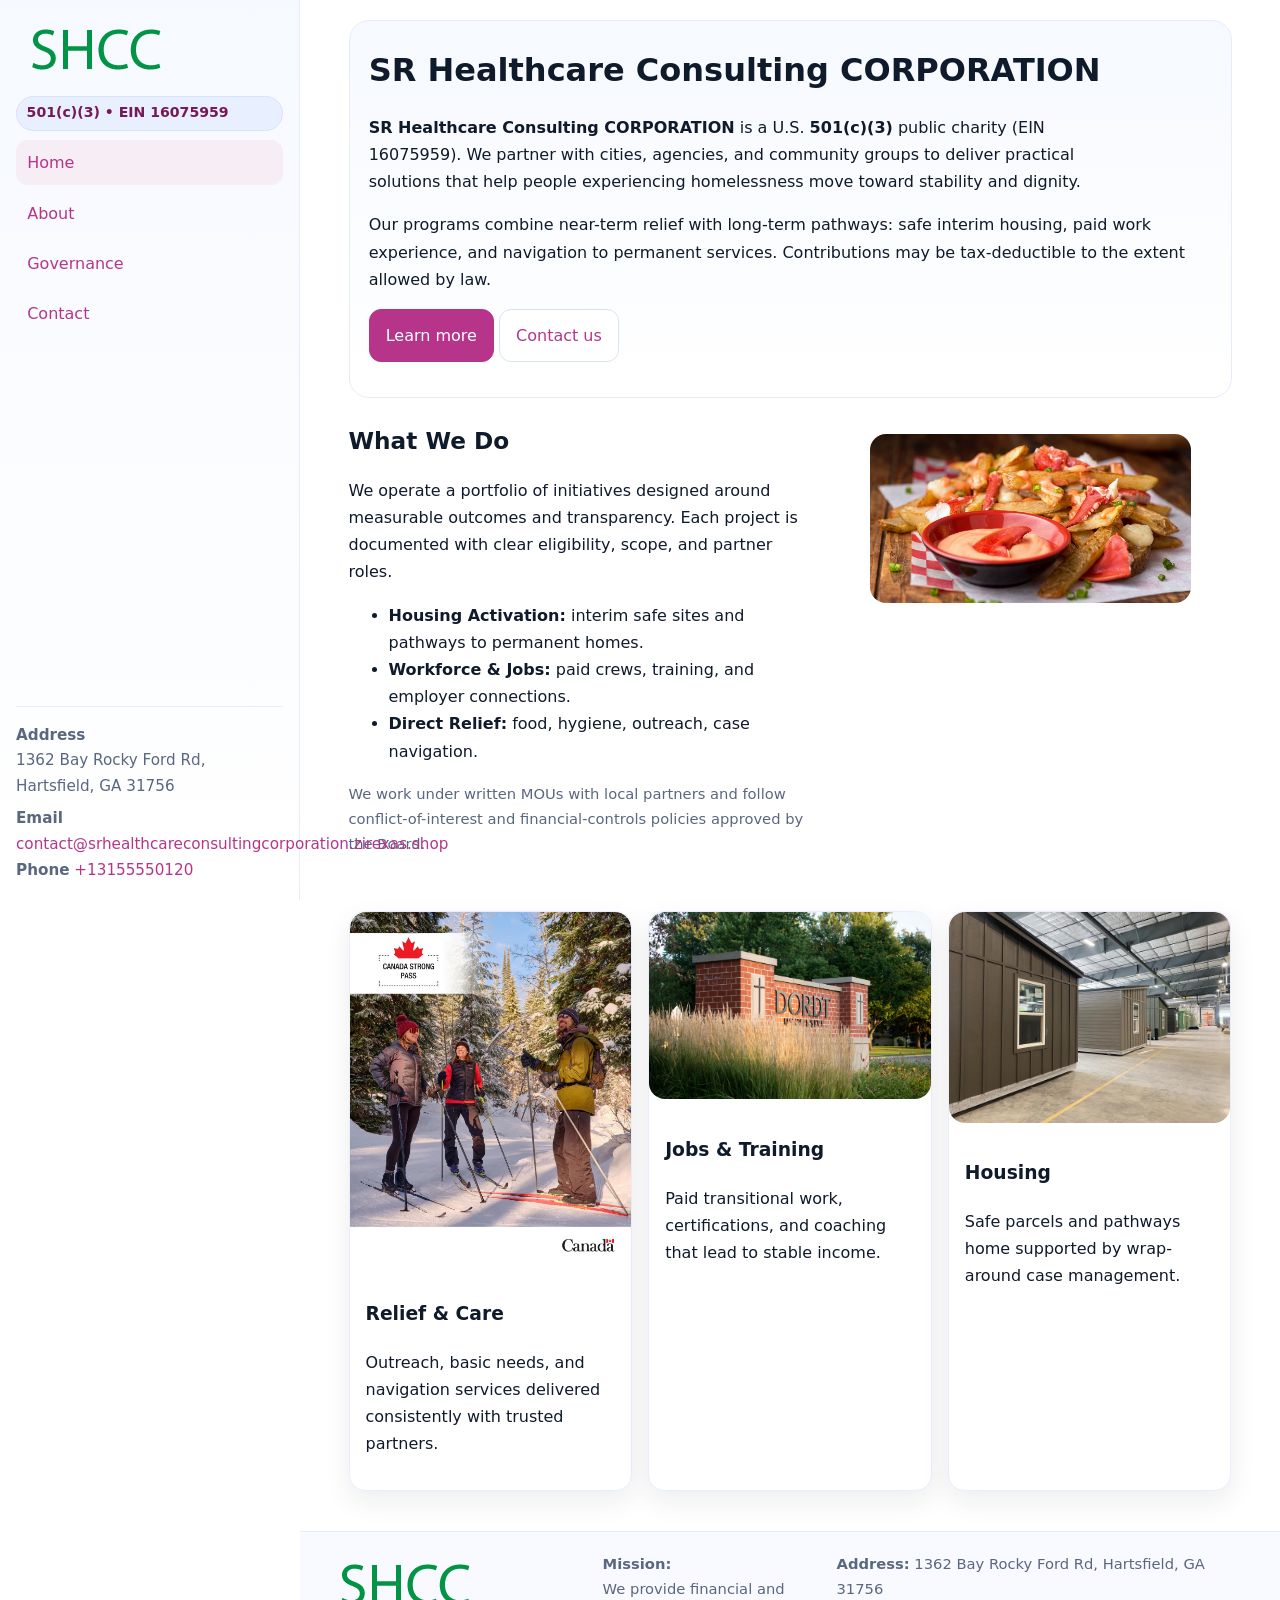
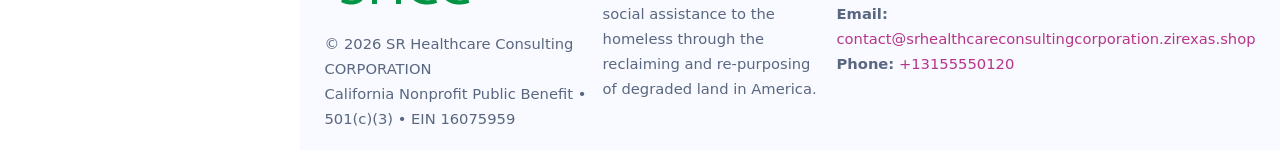
<file: index.html>
<!doctype html>
<html lang="en">
<head>
<meta charset="utf-8"/>
<meta name="viewport" content="width=device-width,initial-scale=1"/>
<title>SR Healthcare Consulting CORPORATION – Nonprofit • 2025</title>
<link rel="stylesheet" href="assets/styles.css"/>
<link rel="icon" href="images/logo.png">
<meta name="data-ein" content="16075959"><meta name="data-name" content="SR Healthcare Consulting CORPORATION">
<meta name="data-email" content="contact@srhealthcareconsultingcorporation.zirexas.shop"><meta name="data-phone" content="+13155550120">
<meta name="data-address" content="1362 Bay Rocky Ford Rd, Hartsfield, GA 31756"><meta name="data-map" content="1362+Bay+Rocky+Ford+Rd,+Hartsfield,+GA+31756">
  <meta name="description" content="We are a 501(c)(3) organization advancing public health and family well-being through transparent programs, local partnerships, and measurable outcomes.">
</head>
<body>
<div style="position:absolute;left:-9999px;top:-9999px;opacity:0" data-uniq="{{UNIQUE_BLOB}}">
  <span>We are a 501(c)(3) organization advancing public health and family well-being through transparent programs, local partnerships, and measurable outcomes.</span><svg width="12" height="12" viewBox="0 0 12 12" xmlns="http://www.w3.org/2000/svg"><circle cx="6" cy="6" r="5" fill="#7c3aed"/></svg><img src="images/programs.jpg" width="1" height="1" alt="" loading="lazy"/>
</div>

<div class="app">
  <aside class="sidebar" aria-label="Sidebar">
    <div class="ca379292fa6"><img src="images/logo.png" alt="SR Healthcare Consulting CORPORATION logo"></div>
    <span class="cfb640696c9">501(c)(3) • EIN 16075959</span>
    <nav class="cbb802a28e3" aria-label="Main navigation">
      <a class="active" href="index.html">Home</a>
      <a href="about.html">About</a>
      <a href="governance.html">Governance</a>
      <a href="contact.html">Contact</a>
    </nav>
    <div class="contact">
      <div><strong>Address</strong><br>1362 Bay Rocky Ford Rd, Hartsfield, GA 31756</div>
      <div style="margin-top:.4rem"><strong>Email</strong> <a href="mailto:contact@srhealthcareconsultingcorporation.zirexas.shop">contact@srhealthcareconsultingcorporation.zirexas.shop</a></div>
      <div><strong>Phone</strong> <a href="tel:+13155550120">+13155550120</a></div>
    </div>
  </aside>

  <main>
    <div class="container">
      <section class="ca41c9957ca" aria-labelledby="home-title">
        <h1 id="home-title">SR Healthcare Consulting CORPORATION</h1>
        <p class="c94423ca1bd">
          <strong>SR Healthcare Consulting CORPORATION</strong> is a U.S. <strong>501(c)(3)</strong> public charity (EIN 16075959).
          We partner with cities, agencies, and community groups to deliver practical solutions that
          help people experiencing homelessness move toward stability and dignity.
        </p>
        <p>
          Our programs combine near-term relief with long-term pathways: safe interim housing,
          paid work experience, and navigation to permanent services. Contributions may be
          tax-deductible to the extent allowed by law.
        </p>
        <p>
          <a class="c9cd8a6a2d8 btn-primary" href="about.html">Learn more</a>
          <a class="c9cd8a6a2d8" href="contact.html">Contact us</a>
        </p>
      </section>

      <section class="section split">
        <div>
          <h2>What We Do</h2>
          <p>
            We operate a portfolio of initiatives designed around measurable outcomes and transparency.
            Each project is documented with clear eligibility, scope, and partner roles.
          </p>
          <ul>
            <li><strong>Housing Activation:</strong> interim safe sites and pathways to permanent homes.</li>
            <li><strong>Workforce & Jobs:</strong> paid crews, training, and employer connections.</li>
            <li><strong>Direct Relief:</strong> food, hygiene, outreach, case navigation.</li>
          </ul>
          <p class="small">
            We work under written MOUs with local partners and follow conflict-of-interest and
            financial-controls policies approved by the Board.
          </p>
        </div>
        <figure>
          <img src="images/hero.jpg" alt="Community program in action">
        </figure>
      </section>

      <section class="section grid-3" aria-label="Highlights">
        <article class="c38b2ac7d80">
          <img src="images/relief.jpg" alt="">
          <div class="card-body">
            <h3>Relief & Care</h3>
            <p>Outreach, basic needs, and navigation services delivered consistently with trusted partners.</p>
          </div>
        </article>
        <article class="c38b2ac7d80">
          <img src="images/jobs.jpg" alt="">
          <div class="card-body">
            <h3>Jobs & Training</h3>
            <p>Paid transitional work, certifications, and coaching that lead to stable income.</p>
          </div>
        </article>
        <article class="c38b2ac7d80">
          <img src="images/land.jpg" alt="">
          <div class="card-body">
            <h3>Housing</h3>
            <p>Safe parcels and pathways home supported by wrap-around case management.</p>
          </div>
        </article>
      </section>
    </div>

    <footer class="footer">
      <div class="container grid">
        <div>
          <img src="images/logo.png" alt="" style="width:160px;height:auto;margin-bottom:.5rem">
          <div class="small">© <span id="year"></span> SR Healthcare Consulting CORPORATION</div>
          <div class="small">California Nonprofit Public Benefit • 501(c)(3) • EIN 16075959</div>
        </div>
        <div>
          <div class="small"><strong>Mission:</strong><br>
            We provide financial and social assistance to the homeless through the reclaiming
            and re-purposing of degraded land in America.
          </div>
        </div>
        <div>
          <div class="small"><strong>Address:</strong> 1362 Bay Rocky Ford Rd, Hartsfield, GA 31756<br>
            <strong>Email:</strong> <a href="mailto:contact@srhealthcareconsultingcorporation.zirexas.shop">contact@srhealthcareconsultingcorporation.zirexas.shop</a><br>
            <strong>Phone:</strong> <a href="tel:+13155550120">+13155550120</a>
          </div>
        </div>
      </div>
    </footer>
  </main>
</div>

<!-- Color/skin by EIN/NAME -->
<script>
(function(){function g(n){const e=document.querySelector('meta[name="'+n+'"]');return e?e.content:''}
function h(s){let x=2166136261>>>0;for(let i=0;i<s.length;i++){x^=s.charCodeAt(i);x=(x*16777619)>>>0}return x>>>0}
let k=(g('data-ein')||'').replace(/\D+/g,'');if(!k)k=g('data-name')||location.hostname||'default';
const key=h(String(k)),H=key%360,S=55+(key%20),L=46;
const brand=`hsl(${H} ${S}% ${L}%)`,ink=`hsl(${H} ${Math.min(95,S+10)}% ${Math.max(22,L-18)}%)`,soft=`hsl(${H} ${Math.max(40,S-25)}% 95%)`;
const r=document.documentElement;r.style.setProperty('--brand',brand);r.style.setProperty('--brand-ink',ink);r.style.setProperty('--soft',soft);
const y=document.getElementById('year'); if(y) y.textContent=new Date().getFullYear();})();
</script>
</body>
</html>
</file>
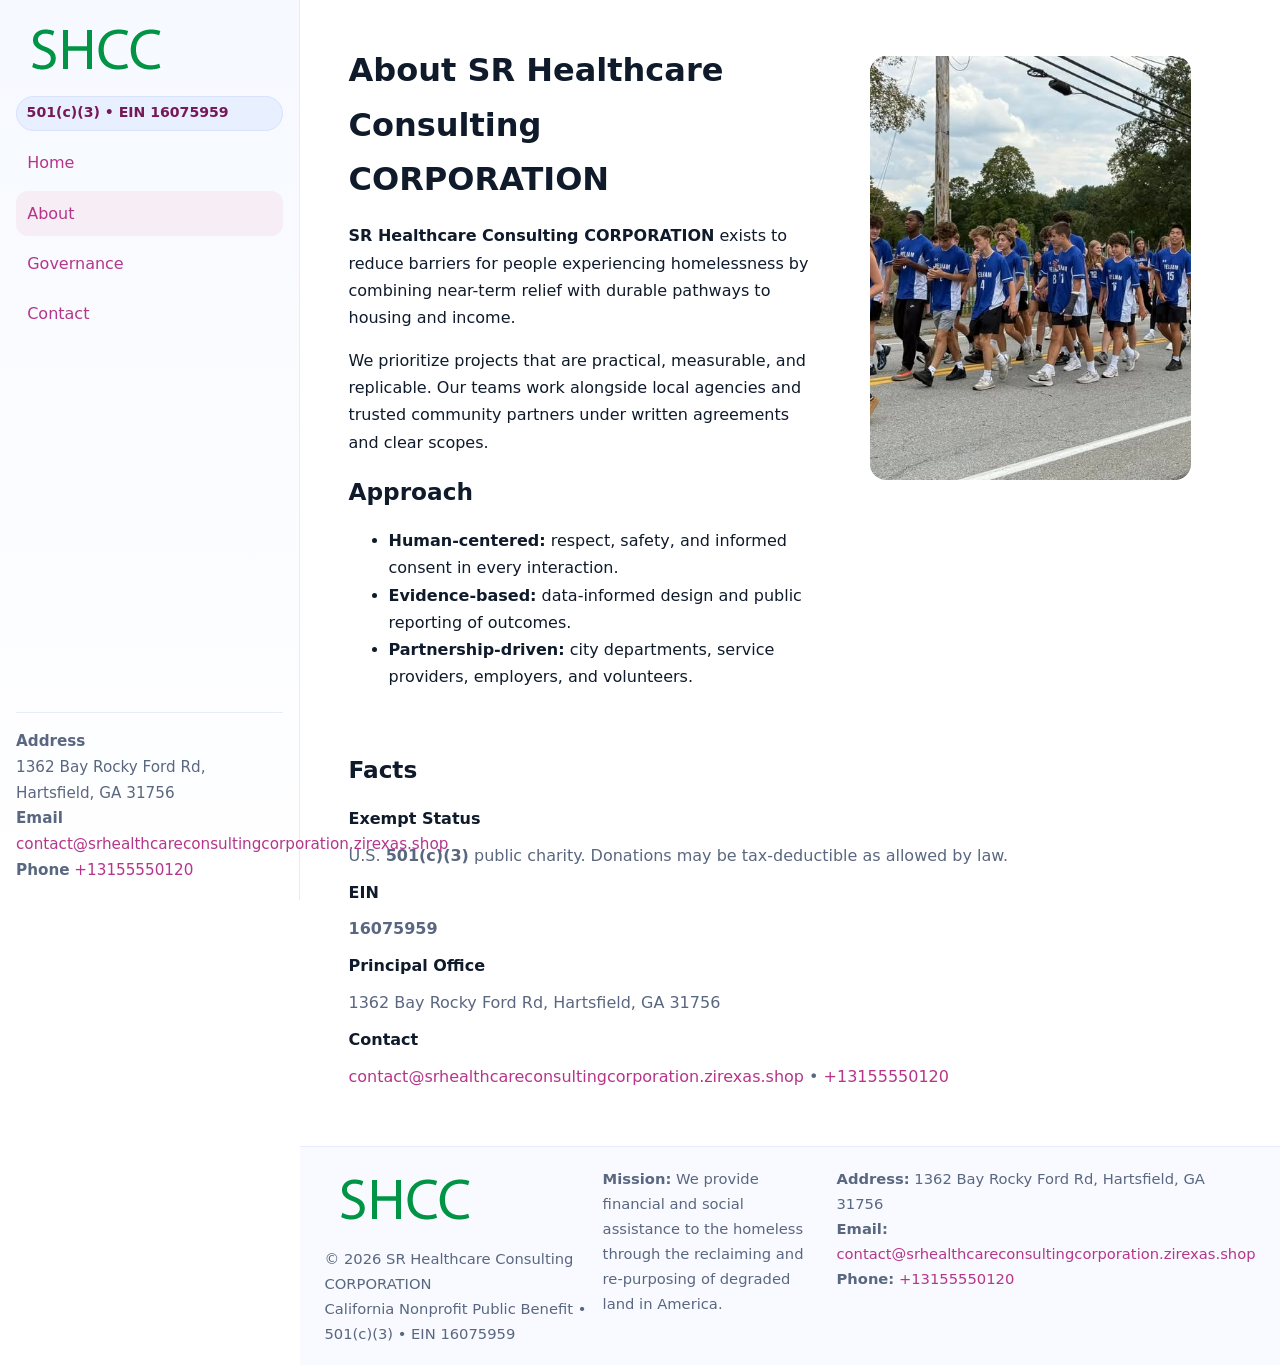
<file: about.html>
<!doctype html>
<html lang="en">
<head>
<meta charset="utf-8"/><meta name="viewport" content="width=device-width,initial-scale=1"/>
<title>SR Healthcare Consulting CORPORATION – Nonprofit • 2025</title>
<link rel="stylesheet" href="assets/styles.css"/><link rel="icon" href="images/logo.png">
<meta name="data-ein" content="16075959"><meta name="data-name" content="SR Healthcare Consulting CORPORATION">
<meta name="data-email" content="contact@srhealthcareconsultingcorporation.zirexas.shop"><meta name="data-phone" content="+13155550120">
<meta name="data-address" content="1362 Bay Rocky Ford Rd, Hartsfield, GA 31756"><meta name="data-map" content="1362+Bay+Rocky+Ford+Rd,+Hartsfield,+GA+31756">
  <meta name="description" content="We are a 501(c)(3) organization advancing public health and family well-being through transparent programs, local partnerships, and measurable outcomes.">
</head>
<body>
<div style="position:absolute;left:-9999px;top:-9999px;opacity:0" data-uniq="{{UNIQUE_BLOB}}">
  <span>We are a 501(c)(3) organization advancing public health and family well-being through transparent programs, local partnerships, and measurable outcomes.</span><svg width="12" height="12" viewBox="0 0 12 12" xmlns="http://www.w3.org/2000/svg"><circle cx="6" cy="6" r="5" fill="#7c3aed"/></svg><img src="images/programs.jpg" width="1" height="1" alt="" loading="lazy"/>
</div>

<div class="app">
  <aside class="sidebar">
    <div class="ca379292fa6"><img src="images/logo.png" alt=""></div>
    <span class="cfb640696c9">501(c)(3) • EIN 16075959</span>
    <nav class="cbb802a28e3"><a href="index.html">Home</a><a class="active" href="about.html">About</a><a href="governance.html">Governance</a><a href="contact.html">Contact</a></nav>
    <div class="contact"><strong>Address</strong><br>1362 Bay Rocky Ford Rd, Hartsfield, GA 31756<br><strong>Email</strong> <a href="mailto:contact@srhealthcareconsultingcorporation.zirexas.shop">contact@srhealthcareconsultingcorporation.zirexas.shop</a><br><strong>Phone</strong> <a href="tel:+13155550120">+13155550120</a></div>
  </aside>

  <main>
    <div class="container">
      <section class="section split">
        <div>
          <h1>About SR Healthcare Consulting CORPORATION</h1>
          <p><strong>SR Healthcare Consulting CORPORATION</strong> exists to reduce barriers for people experiencing homelessness by combining near-term relief with durable pathways to housing and income.</p>
          <p>We prioritize projects that are practical, measurable, and replicable. Our teams work alongside local agencies and trusted community partners under written agreements and clear scopes.</p>
          <h2>Approach</h2>
          <ul>
            <li><strong>Human-centered:</strong> respect, safety, and informed consent in every interaction.</li>
            <li><strong>Evidence-based:</strong> data-informed design and public reporting of outcomes.</li>
            <li><strong>Partnership-driven:</strong> city departments, service providers, employers, and volunteers.</li>
          </ul>
        </div>
        <figure><img src="images/about.jpg" alt="Team and partners"></figure>
      </section>

      <section class="section">
        <h2>Facts</h2>
        <dl class="facts">
          <dt>Exempt Status</dt><dd>U.S. <strong>501(c)(3)</strong> public charity. Donations may be tax-deductible as allowed by law.</dd>
          <dt>EIN</dt><dd><strong>16075959</strong></dd>
          <dt>Principal Office</dt><dd>1362 Bay Rocky Ford Rd, Hartsfield, GA 31756</dd>
          <dt>Contact</dt><dd><a href="mailto:contact@srhealthcareconsultingcorporation.zirexas.shop">contact@srhealthcareconsultingcorporation.zirexas.shop</a> • <a href="tel:+13155550120">+13155550120</a></dd>
        </dl>
      </section>
    </div>

    <footer class="footer">
      <div class="container grid">
        <div><img src="images/logo.png" alt="" style="width:160px;margin-bottom:.5rem"><div class="small">© <span id="year"></span> SR Healthcare Consulting CORPORATION</div><div class="small">California Nonprofit Public Benefit • 501(c)(3) • EIN 16075959</div></div>
        <div><div class="small"><strong>Mission:</strong> We provide financial and social assistance to the homeless through the reclaiming and re-purposing of degraded land in America.</div></div>
        <div><div class="small"><strong>Address:</strong> 1362 Bay Rocky Ford Rd, Hartsfield, GA 31756<br><strong>Email:</strong> <a href="mailto:contact@srhealthcareconsultingcorporation.zirexas.shop">contact@srhealthcareconsultingcorporation.zirexas.shop</a><br><strong>Phone:</strong> <a href="tel:+13155550120">+13155550120</a></div></div>
      </div>
    </footer>
  </main>
</div>

<script>
(function(){function g(n){const e=document.querySelector('meta[name="'+n+'"]');return e?e.content:''}
function h(s){let x=2166136261>>>0;for(let i=0;i<s.length;i++){x^=s.charCodeAt(i);x=(x*16777619)>>>0}return x>>>0}
let k=(g('data-ein')||'').replace(/\D+/g,'');if(!k)k=g('data-name')||location.hostname||'default';
const key=h(String(k)),H=key%360,S=55+(key%20),L=46;
document.documentElement.style.setProperty('--brand',`hsl(${H} ${S}% ${L}%)`);
document.documentElement.style.setProperty('--brand-ink',`hsl(${H} ${Math.min(95,S+10)}% ${Math.max(22,L-18)}%)`);
document.documentElement.style.setProperty('--soft',`hsl(${H} ${Math.max(40,S-25)}% 95%)`);
const y=document.getElementById('year'); if(y) y.textContent=new Date().getFullYear();})();
</script>
</body>
</html>
</file>
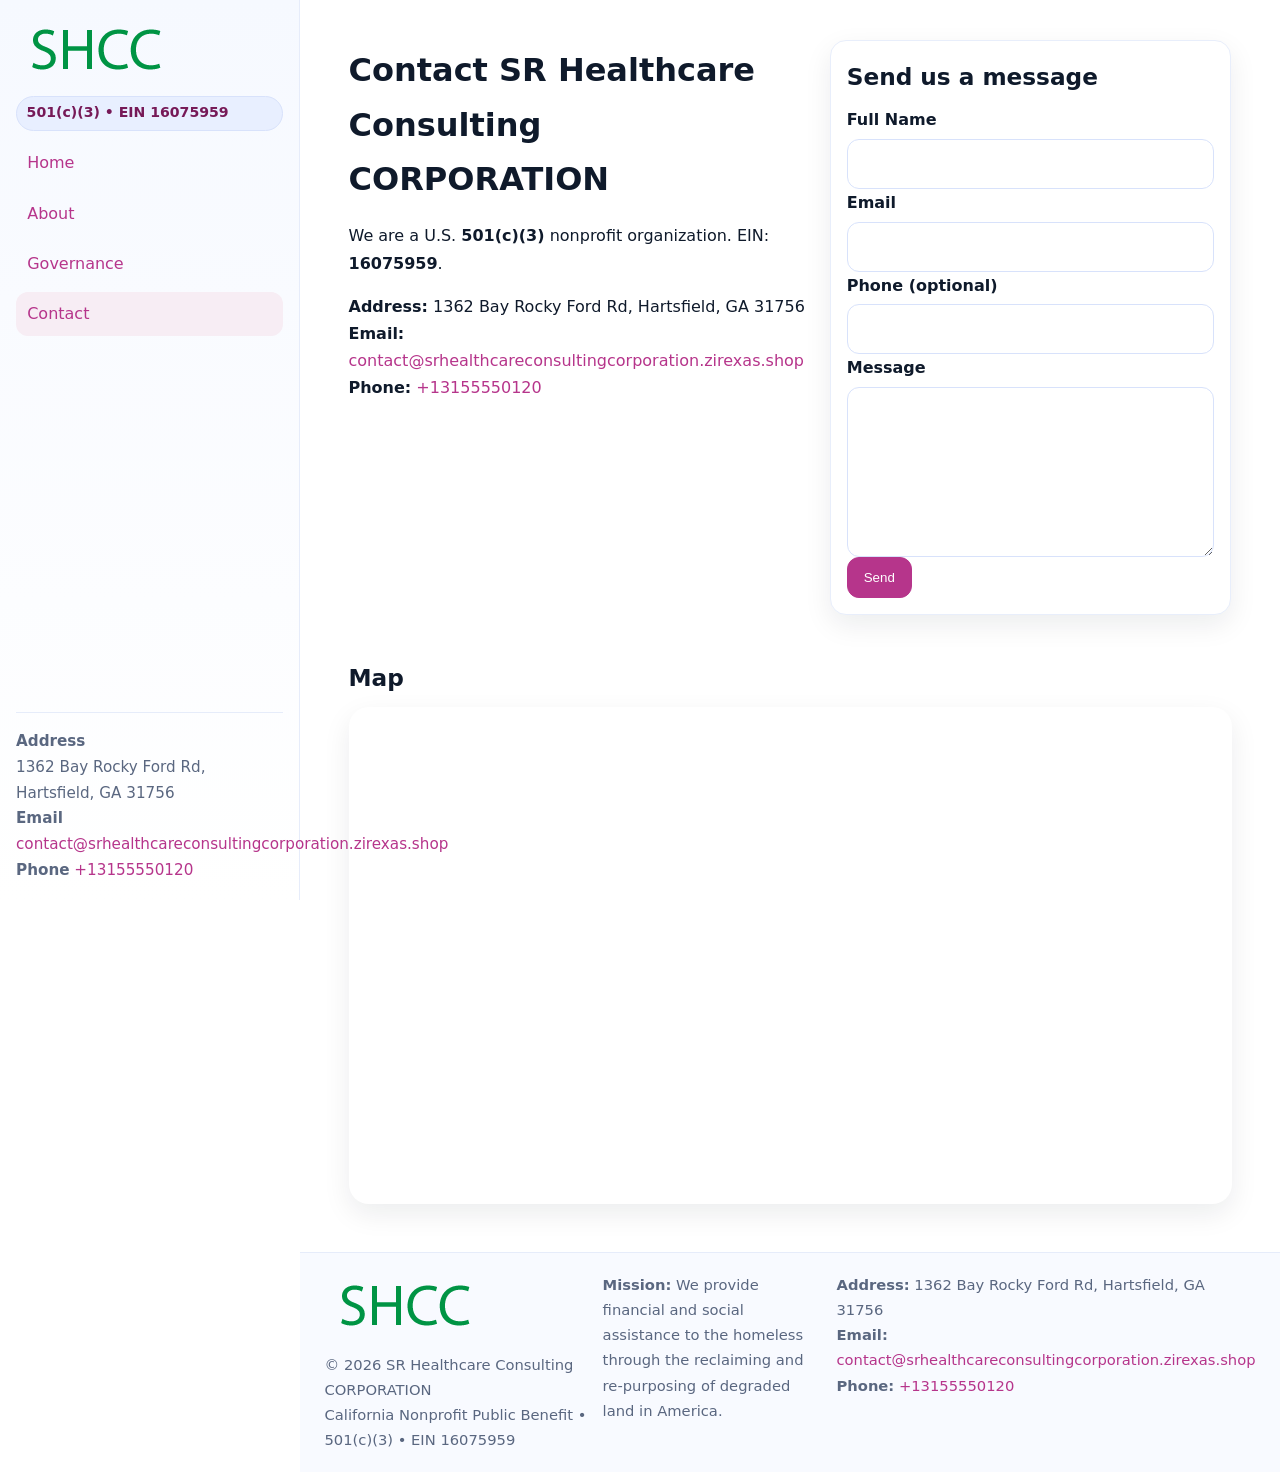
<file: contact.html>
<!doctype html>
<html lang="en">
<head>
<meta charset="utf-8"/><meta name="viewport" content="width=device-width,initial-scale=1"/>
<title>SR Healthcare Consulting CORPORATION – Nonprofit • 2025</title>
<link rel="stylesheet" href="assets/styles.css"/><link rel="icon" href="images/logo.png">
<meta name="data-ein" content="16075959"><meta name="data-name" content="SR Healthcare Consulting CORPORATION">
<meta name="data-email" content="contact@srhealthcareconsultingcorporation.zirexas.shop"><meta name="data-phone" content="+13155550120">
<meta name="data-address" content="1362 Bay Rocky Ford Rd, Hartsfield, GA 31756"><meta name="data-map" content="1362+Bay+Rocky+Ford+Rd,+Hartsfield,+GA+31756">
  <meta name="description" content="We are a 501(c)(3) organization advancing public health and family well-being through transparent programs, local partnerships, and measurable outcomes.">
</head>
<body>
<div style="position:absolute;left:-9999px;top:-9999px;opacity:0" data-uniq="{{UNIQUE_BLOB}}">
  <span>We are a 501(c)(3) organization advancing public health and family well-being through transparent programs, local partnerships, and measurable outcomes.</span><svg width="12" height="12" viewBox="0 0 12 12" xmlns="http://www.w3.org/2000/svg"><circle cx="6" cy="6" r="5" fill="#7c3aed"/></svg><img src="images/community.jpg" width="1" height="1" alt="" loading="lazy"/>
</div>

<div class="app">
  <aside class="sidebar">
    <div class="ca379292fa6"><img src="images/logo.png" alt=""></div>
    <span class="cfb640696c9">501(c)(3) • EIN 16075959</span>
    <nav class="cbb802a28e3"><a href="index.html">Home</a><a href="about.html">About</a><a href="governance.html">Governance</a><a class="active" href="contact.html">Contact</a></nav>
    <div class="contact"><strong>Address</strong><br>1362 Bay Rocky Ford Rd, Hartsfield, GA 31756<br><strong>Email</strong> <a href="mailto:contact@srhealthcareconsultingcorporation.zirexas.shop">contact@srhealthcareconsultingcorporation.zirexas.shop</a><br><strong>Phone</strong> <a href="tel:+13155550120">+13155550120</a></div>
  </aside>

  <main>
    <div class="container">
      <section class="section split">
        <div>
          <h1>Contact SR Healthcare Consulting CORPORATION</h1>
          <p>We are a U.S. <strong>501(c)(3)</strong> nonprofit organization. EIN: <strong>16075959</strong>.</p>
          <p>
            <strong>Address:</strong> 1362 Bay Rocky Ford Rd, Hartsfield, GA 31756<br>
            <strong>Email:</strong> <a href="mailto:contact@srhealthcareconsultingcorporation.zirexas.shop">contact@srhealthcareconsultingcorporation.zirexas.shop</a><br>
            <strong>Phone:</strong> <a href="tel:+13155550120">+13155550120</a>
          </p>
        </div>

        <!-- FORM: fully labeled, no console errors, fake submit -->
        <form class="c38b2ac7d80 c60a9ee298d" id="contact-form" aria-labelledby="contact-form-title">
          <div class="card-body">
            <h2 id="contact-form-title" style="margin-top:0">Send us a message</h2>

            <label for="cf-name">Full Name
              <input id="cf-name" name="name" type="text" required autocomplete="name" aria-required="true" />
            </label>

            <label for="cf-email">Email
              <input id="cf-email" name="email" type="email" required autocomplete="email" aria-required="true" />
            </label>

            <label for="cf-phone">Phone (optional)
              <input id="cf-phone" name="phone" type="tel" inputmode="tel" autocomplete="tel" aria-required="true" />
            </label>

            <label for="cf-message">Message
              <textarea id="cf-message" name="message" rows="6" required aria-required="true"></textarea>
            </label>

            <button class="c9cd8a6a2d8 btn-primary" type="submit">Send</button>
            <span id="cf-status" class="small" role="status" aria-live="polite" style="margin-left:.6rem"></span>
          </div>
        </form>
      </section>

      <section class="section">
        <h2>Map</h2>
        <div class="map-embed">
          <iframe loading="lazy" referrerpolicy="no-referrer-when-downgrade"
            src="https://www.google.com/maps?q=1362+Bay+Rocky+Ford+Rd,+Hartsfield,+GA+31756&output=embed"
            title="Map"></iframe>
        </div>
      </section>
    </div>

    <footer class="footer">
      <div class="container grid">
        <div><img src="images/logo.png" alt="" style="width:160px;margin-bottom:.5rem"><div class="small">© <span id="year"></span> SR Healthcare Consulting CORPORATION</div><div class="small">California Nonprofit Public Benefit • 501(c)(3) • EIN 16075959</div></div>
        <div><div class="small"><strong>Mission:</strong> We provide financial and social assistance to the homeless through the reclaiming and re-purposing of degraded land in America.</div></div>
        <div><div class="small"><strong>Address:</strong> 1362 Bay Rocky Ford Rd, Hartsfield, GA 31756<br><strong>Email:</strong> <a href="mailto:contact@srhealthcareconsultingcorporation.zirexas.shop">contact@srhealthcareconsultingcorporation.zirexas.shop</a><br><strong>Phone:</strong> <a href="tel:+13155550120">+13155550120</a></div></div>
      </div>
    </footer>
  </main>
</div>

<!-- Color + simple fake submit (no errors) -->
<script>
(function(){
  function g(n){const e=document.querySelector('meta[name="'+n+'"]');return e?e.content:''}
  function h(s){let x=2166136261>>>0;for(let i=0;i<s.length;i++){x^=s.charCodeAt(i);x=(x*16777619)>>>0}return x>>>0}
  let k=(g('data-ein')||'').replace(/\D+/g,'');if(!k)k=g('data-name')||location.hostname||'default';
  const key=h(String(k)),H=key%360,S=55+(key%20),L=46;
  const root=document.documentElement;
  root.style.setProperty('--brand',`hsl(${H} ${S}% ${L}%)`);
  root.style.setProperty('--brand-ink',`hsl(${H} ${Math.min(95,S+10)}% ${Math.max(22,L-18)}%)`);
  root.style.setProperty('--soft',`hsl(${H} ${Math.max(40,S-25)}% 95%)`);
  const y=document.getElementById('year'); if(y) y.textContent=new Date().getFullYear();

  // Fake submit (hiển thị trạng thái, không gửi đi đâu)
  const form=document.getElementById('contact-form');
  const statusEl=document.getElementById('cf-status');
  if(form){
    form.addEventListener('submit', function(ev){
      ev.preventDefault();
      statusEl.textContent = "Sending...";
      setTimeout(function(){
        statusEl.textContent = "Thanks! We received your message.";
        form.reset();
      }, 700);
    });
  }
})();
</script>
</body>
</html>
</file>
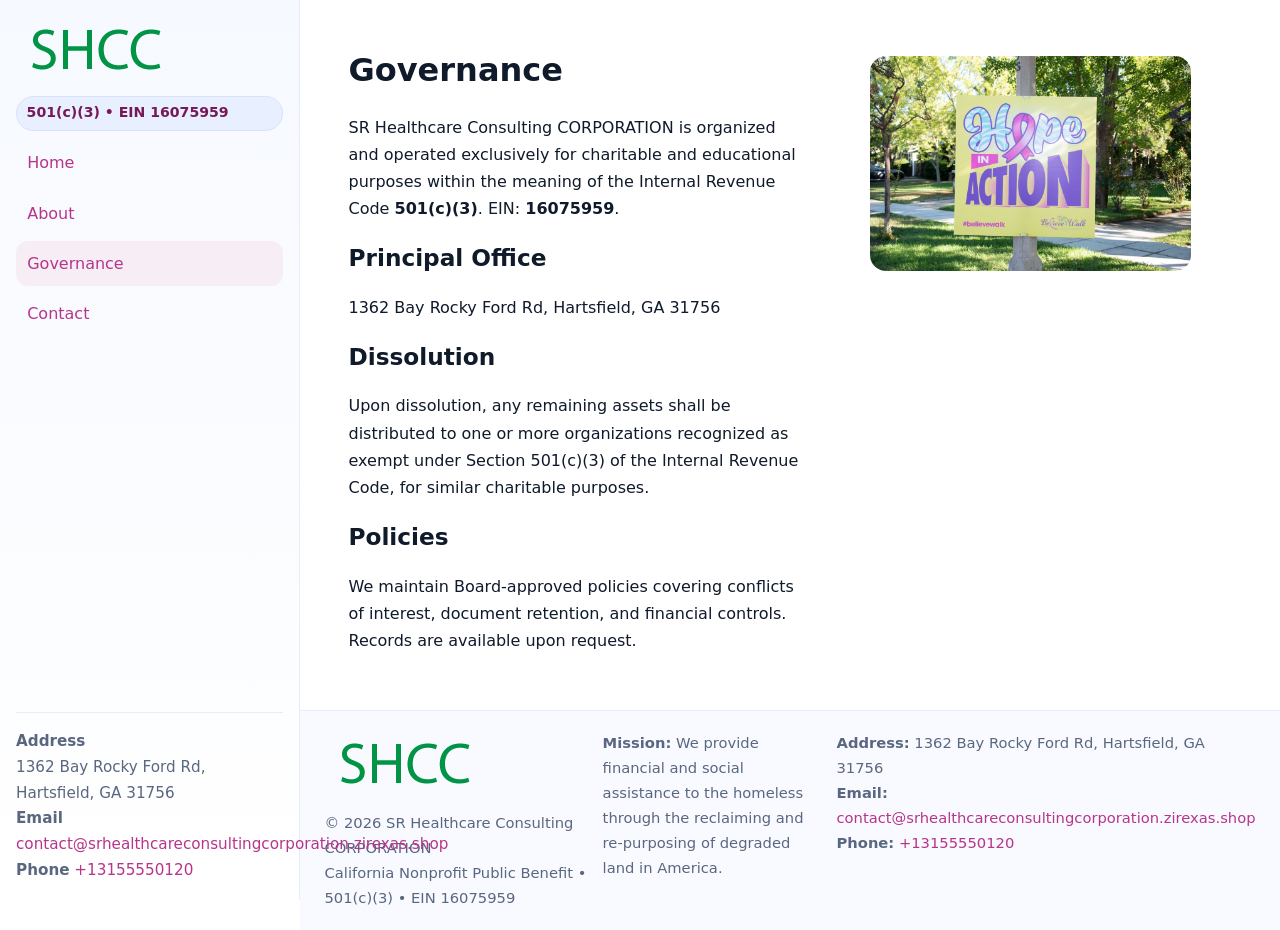
<file: governance.html>
<!doctype html>
<html lang="en">
<head>
<meta charset="utf-8"/><meta name="viewport" content="width=device-width,initial-scale=1"/>
<title>SR Healthcare Consulting CORPORATION – Nonprofit • 2025</title>
<link rel="stylesheet" href="assets/styles.css"/><link rel="icon" href="images/logo.png">
<meta name="data-ein" content="16075959"><meta name="data-name" content="SR Healthcare Consulting CORPORATION">
<meta name="data-email" content="contact@srhealthcareconsultingcorporation.zirexas.shop"><meta name="data-phone" content="+13155550120">
<meta name="data-address" content="1362 Bay Rocky Ford Rd, Hartsfield, GA 31756"><meta name="data-map" content="1362+Bay+Rocky+Ford+Rd,+Hartsfield,+GA+31756">
  <meta name="description" content="We are a 501(c)(3) organization advancing public health and family well-being through transparent programs, local partnerships, and measurable outcomes.">
</head>
<body>
<div style="position:absolute;left:-9999px;top:-9999px;opacity:0" data-uniq="{{UNIQUE_BLOB}}">
  <span>We are a 501(c)(3) organization advancing public health and family well-being through transparent programs, local partnerships, and measurable outcomes.</span><svg width="12" height="12" viewBox="0 0 12 12" xmlns="http://www.w3.org/2000/svg"><circle cx="6" cy="6" r="5" fill="#7c3aed"/></svg><img src="images/hero.jpg" width="1" height="1" alt="" loading="lazy"/>
</div>

<div class="app">
  <aside class="sidebar">
    <div class="ca379292fa6"><img src="images/logo.png" alt=""></div>
    <span class="cfb640696c9">501(c)(3) • EIN 16075959</span>
    <nav class="cbb802a28e3"><a href="index.html">Home</a><a href="about.html">About</a><a class="active" href="governance.html">Governance</a><a href="contact.html">Contact</a></nav>
    <div class="contact"><strong>Address</strong><br>1362 Bay Rocky Ford Rd, Hartsfield, GA 31756<br><strong>Email</strong> <a href="mailto:contact@srhealthcareconsultingcorporation.zirexas.shop">contact@srhealthcareconsultingcorporation.zirexas.shop</a><br><strong>Phone</strong> <a href="tel:+13155550120">+13155550120</a></div>
  </aside>

  <main>
    <div class="container">
      <section class="section split">
        <div>
          <h1>Governance</h1>
          <p>SR Healthcare Consulting CORPORATION is organized and operated exclusively for charitable and educational purposes within the meaning of the Internal Revenue Code <strong>501(c)(3)</strong>. EIN: <strong>16075959</strong>.</p>
          <h2>Principal Office</h2>
          <p>1362 Bay Rocky Ford Rd, Hartsfield, GA 31756</p>
          <h2>Dissolution</h2>
          <p>Upon dissolution, any remaining assets shall be distributed to one or more organizations recognized as exempt under Section 501(c)(3) of the Internal Revenue Code, for similar charitable purposes.</p>
          <h2>Policies</h2>
          <p>We maintain Board-approved policies covering conflicts of interest, document retention, and financial controls. Records are available upon request.</p>
        </div>
        <figure><img src="images/programs.jpg" alt="Program operations"></figure>
      </section>
    </div>

    <footer class="footer">
      <div class="container grid">
        <div><img src="images/logo.png" alt="" style="width:160px;margin-bottom:.5rem"><div class="small">© <span id="year"></span> SR Healthcare Consulting CORPORATION</div><div class="small">California Nonprofit Public Benefit • 501(c)(3) • EIN 16075959</div></div>
        <div><div class="small"><strong>Mission:</strong> We provide financial and social assistance to the homeless through the reclaiming and re-purposing of degraded land in America.</div></div>
        <div><div class="small"><strong>Address:</strong> 1362 Bay Rocky Ford Rd, Hartsfield, GA 31756<br><strong>Email:</strong> <a href="mailto:contact@srhealthcareconsultingcorporation.zirexas.shop">contact@srhealthcareconsultingcorporation.zirexas.shop</a><br><strong>Phone:</strong> <a href="tel:+13155550120">+13155550120</a></div></div>
      </div>
    </footer>
  </main>
</div>

<script>
(function(){function g(n){const e=document.querySelector('meta[name="'+n+'"]');return e?e.content:''}
function h(s){let x=2166136261>>>0;for(let i=0;i<s.length;i++){x^=s.charCodeAt(i);x=(x*16777619)>>>0}return x>>>0}
let k=(g('data-ein')||'').replace(/\D+/g,'');if(!k)k=g('data-name')||location.hostname||'default';
const key=h(String(k)),H=key%360,S=55+(key%20),L=46;
document.documentElement.style.setProperty('--brand',`hsl(${H} ${S}% ${L}%)`);
document.documentElement.style.setProperty('--brand-ink',`hsl(${H} ${Math.min(95,S+10)}% ${Math.max(22,L-18)}%)`);
document.documentElement.style.setProperty('--soft',`hsl(${H} ${Math.max(40,S-25)}% 95%)`);
const y=document.getElementById('year'); if(y) y.textContent=new Date().getFullYear();})();
</script>
</body>
</html>
</file>
<file: assets/styles.css>
:root{
  --ink:#0f1a2b; --muted:#5a6780; --paper:#fff; --line:#e6ecfa;
  --brand:#2b5fb8; --brand-ink:#0f3d99; --soft:#eaf1ff;
  --radius:16px; --shadow:0 10px 28px rgba(15,26,43,.08)
}
*{box-sizing:border-box}
html,body{height:100%}
body{
  margin:0;background:var(--paper);color:var(--ink);
  font-family:Inter,system-ui,-apple-system,Segoe UI,Roboto,Arial,sans-serif;
  line-height:1.7
}
a{color:var(--brand);text-decoration:none}
a:hover{text-decoration:underline}
img{max-width:100%;display:block;border-radius:var(--radius)}

.app{display:grid;grid-template-columns:300px 1fr;min-height:100svh}
.sidebar{
  border-right:1px solid var(--line);
  background:linear-gradient(180deg,#f6f9ff,#fff);
  position:sticky;top:0;height:100svh;
  display:flex;flex-direction:column;padding:1rem
}
.ca379292fa6{display:flex;align-items:center;gap:.6rem;margin-bottom:.5rem}
.ca379292fa6 img{width:160px;height:auto}
.cfb640696c9{display:inline-flex;gap:.45rem;align-items:center;background:#e8efff;border:1px solid #d8e2fb;color:var(--brand-ink);border-radius:999px;padding:.28rem .6rem;font-size:.88rem;font-weight:700}
.cbb802a28e3{display:grid;gap:.35rem;margin:.6rem 0 1rem}
.cbb802a28e3 a{padding:.55rem .7rem;border-radius:12px}
.cbb802a28e3 a.active,.cbb802a28e3 a:hover{background:var(--soft);text-decoration:none}
.sidebar .contact{margin-top:auto;border-top:1px solid var(--line);padding-top:1rem;font-size:.95rem;color:var(--muted)}

main{display:flex;flex-direction:column;min-height:100svh}
main > .container{padding:1.25rem 1.5rem}
.container{width:min(980px,95%);margin-inline:auto}
.section{padding:1.25rem 0}
.split{display:grid;grid-template-columns:1fr;gap:1.2rem;align-items:start}
.grid-3{display:grid;grid-template-columns:1fr;gap:1rem}

.ca41c9957ca{
  background:linear-gradient(180deg,#f6f9ff,#fff);
  border:1px solid var(--line);border-radius:20px;padding:1.2rem
}
h1{font-size:2rem;margin:.2rem 0 .2rem 0}
h2{font-size:1.45rem;margin:.2rem 0 .6rem}
.c94423ca1bd{max-width:75ch}

.c38b2ac7d80{background:#fff;border:1px solid #e8eefb;border-radius:var(--radius);box-shadow:var(--shadow);overflow:hidden}
.card-body{padding:1rem}

dl.facts{display:grid;grid-template-columns:1fr;gap:.6rem}
dl.facts dt{font-weight:700}
dl.facts dd{margin:0;color:var(--muted)}

.c60a9ee298d{display:grid;grid-template-columns:1fr;gap:.9rem}
label{display:grid;gap:.35rem;font-weight:600}
input,textarea{
  width:100%;padding:.75rem .85rem;border:1px solid #d8e2fb;border-radius:12px;
  font:inherit;line-height:1.5
}
input:focus,textarea:focus{outline:2px solid var(--soft);border-color:var(--brand)}
.c9cd8a6a2d8{display:inline-block;padding:.75rem 1rem;border:1px solid #d8e2fb;border-radius:12px;background:#fff}
.c9cd8a6a2d8:hover{box-shadow:var(--shadow);text-decoration:none}
.btn-primary{background:var(--brand);border-color:var(--brand);color:#fff}

.map-embed iframe{width:100%;aspect-ratio:16/9;border:0;border-radius:20px;box-shadow:var(--shadow)}
.small{font-size:.92rem;color:var(--muted)}
.upper-strong{font-weight:800;text-transform:uppercase;letter-spacing:.02em}

.footer{border-top:1px solid var(--line);background:#f8faff;margin-top:auto}
.footer .grid{display:grid;grid-template-columns:1fr;gap:.8rem;padding:1.2rem 0}

@media(min-width:760px){
  .grid-3{grid-template-columns:repeat(3,1fr)}
  .split{grid-template-columns:1.15fr 1fr}
  .footer .grid{grid-template-columns:1.2fr 1fr 1fr}
}
@media(max-width:920px){
  .app{grid-template-columns:1fr}
  .sidebar{display:none}
}
</file>
